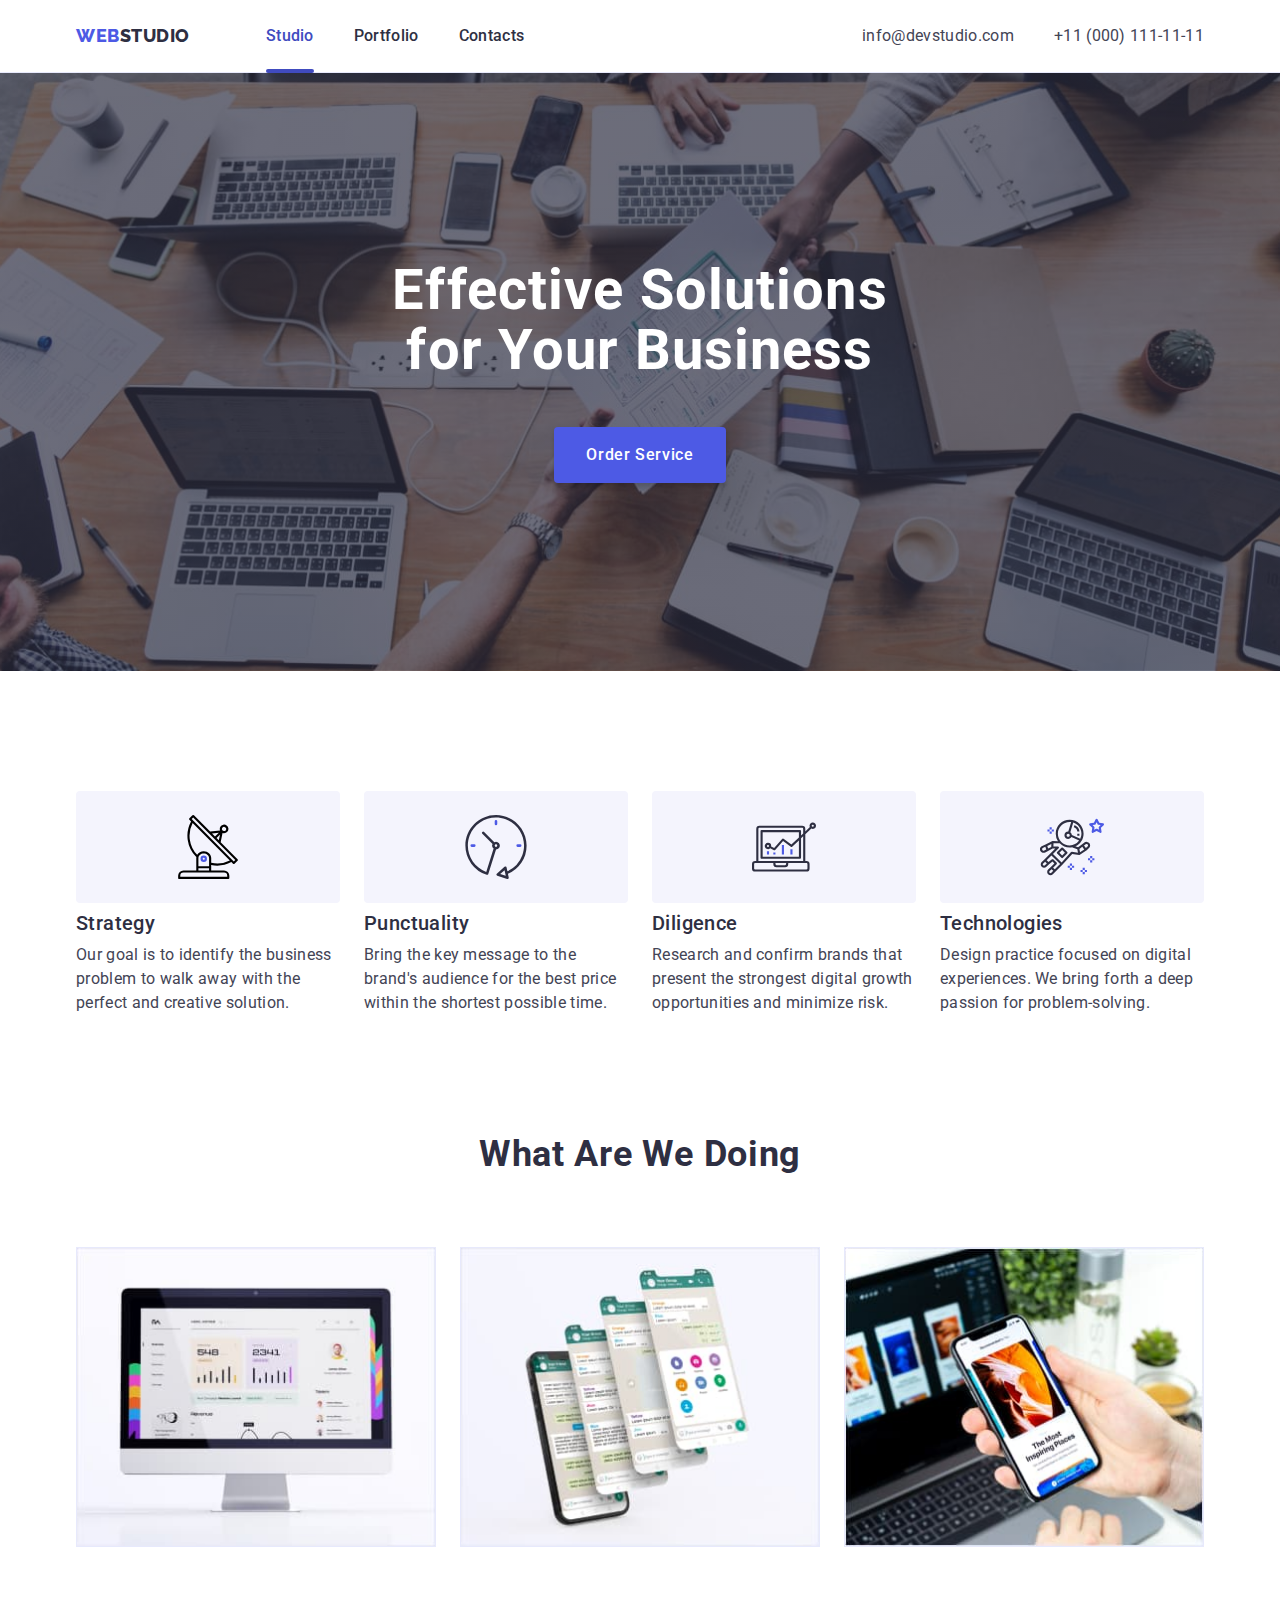
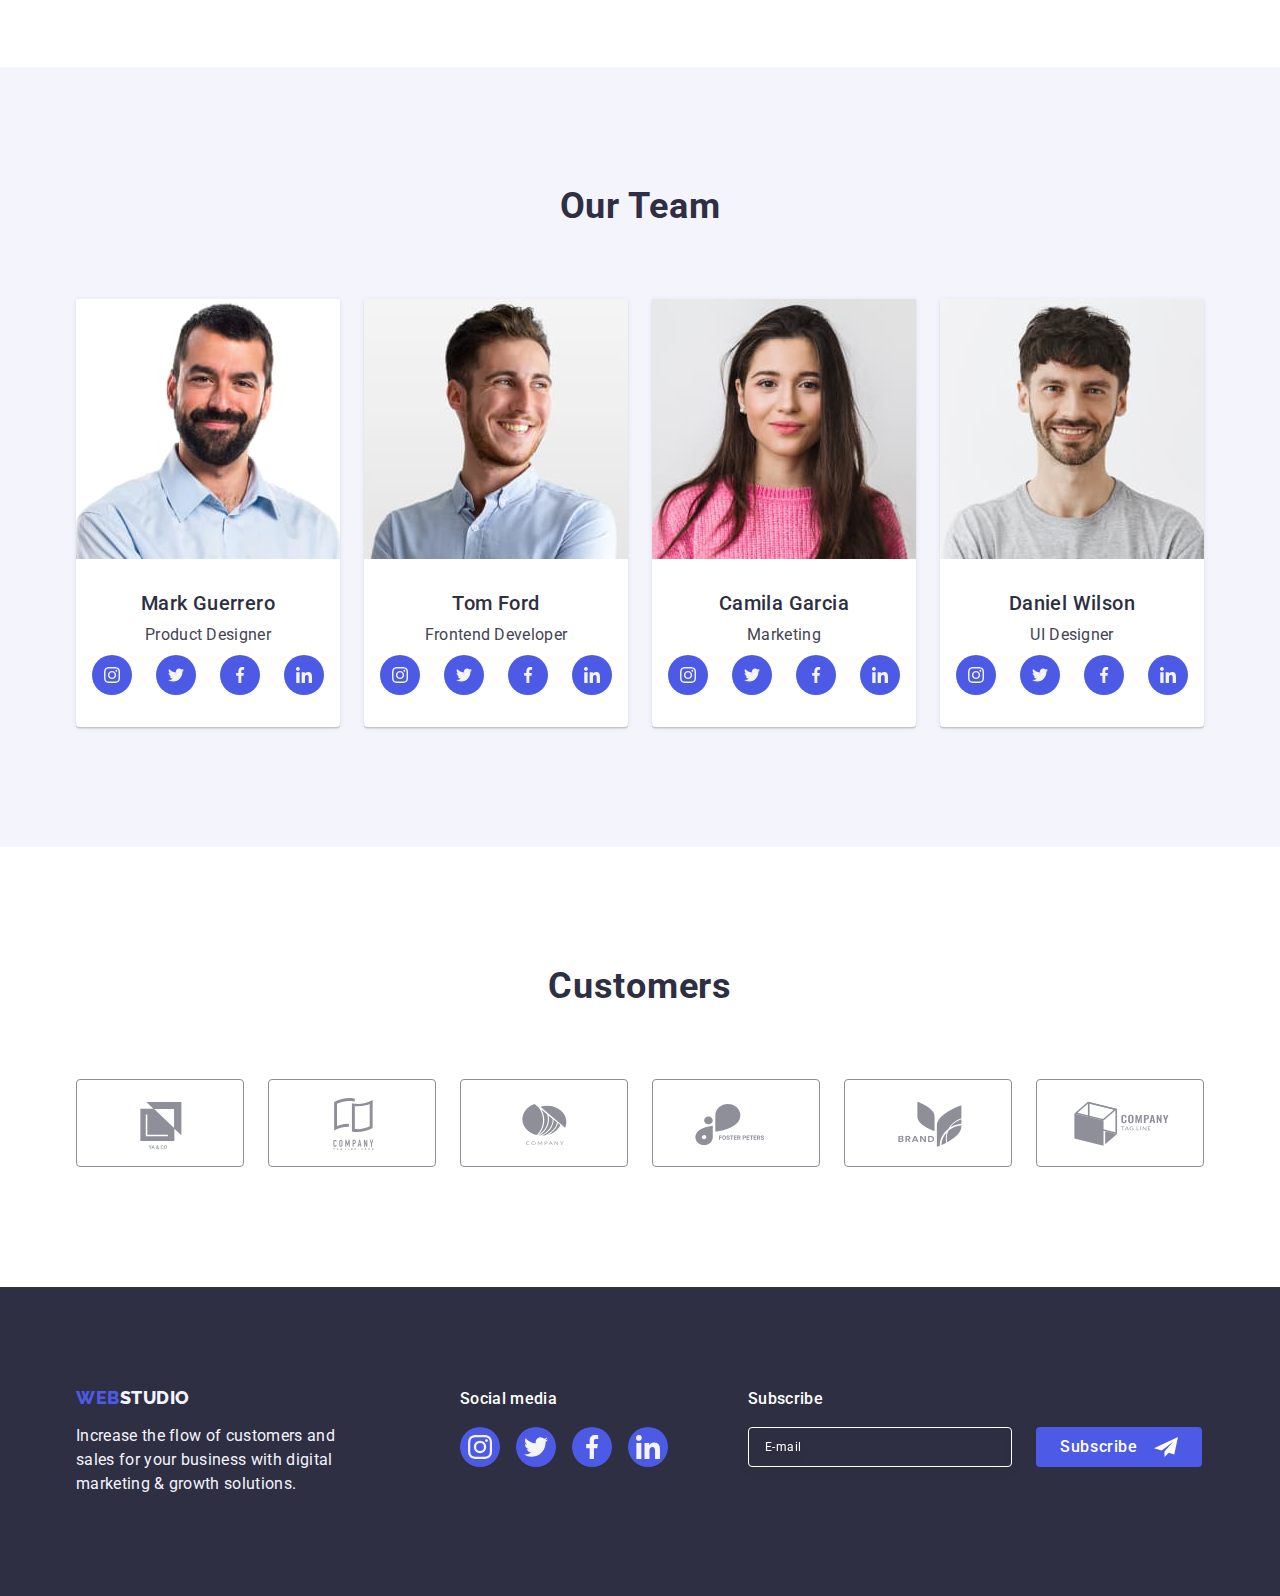
<file: index.html>
<!DOCTYPE html>
<html lang="en">
  <head>
    <meta charset="utf-8" />
    <meta
      name="description"
      content="WEBSTUDIOS description meta tag content"
    />
    <title>WEBSTUDIO</title>
    <!-- Normalize -->
    <link
      rel="stylesheet"
      href="https://cdn.jsdelivr.net/npm/modern-normalize@2.0.0/modern-normalize.min.css"
    />
    <!-- Castom styles -->

    <link
      href="https://fonts.googleapis.com/css2?family=Raleway:wght@800&family=Roboto:wght@400;500;700;900&display=swap"
      rel="stylesheet"
    />

    <!-- Fonts -->
    <link rel="stylesheet" href="./css/styles.css" />
    <link rel="preconnect" href="https://fonts.googleapis.com" />
    <link rel="preconnect" href="https://fonts.gstatic.com" crossorigin />
  </head>

  <body class="page">
    <!-- Header section -->
    <header class="header">
      <div class="header-container container">
        <nav class="header-nav">
          <a class="header-logo link" href="./index.html"
            >Web<span class="logo-other">Studio</span></a
          >
          <ul class="header-list list">
            <li>
              <a class="header-item link active" href="./index.html">Studio</a>
            </li>
            <li>
              <a class="header-item link" href="./portfolio.html">Portfolio</a>
            </li>
            <li><a class="header-item link" href="">Contacts</a></li>
          </ul>
        </nav>

        <!-- Contacts -->
        <address class="contacts">
          <ul class="contacts-list list">
            <li>
              <a class="contacts-item link" href="mailto:info@devstudio.com"
                >info@devstudio.com</a
              >
            </li>
            <li>
              <a class="contacts-item link" href="tel:+110001111111"
                >+11 (000) 111-11-11</a
              >
            </li>
          </ul>
        </address>
      </div>
    </header>

    <!-- Main block -->
    <main class="main">
      <!--Order section  -->
      <section class="section order">
        <div class="order-container container">
          <h1 class="order-title">Effective Solutions for Your Business</h1>
          <button class="order-btn" type="button" data-modal-open>
            Order Service
          </button>
        </div>
      </section>

      <!-- Benefits section-->
      <section class="section benefits">
        <div class="benefits-container container">
          <h2 class="benefits-title visually-hidden">Benefits</h2>
          <ul class="benefits-list list">
            <li class="benefits-item">
              <div class="benefats-icons-container">
                <svg class="benefits-icon" width="64" height="64">
                  <use href="./images/icons.svg#antenna"></use>
                </svg>
              </div>
              <h3 class="benefits-item-title">Strategy</h3>
              <p class="text benefits-title-par">
                Our goal is to identify the business problem to walk away with
                the perfect and creative solution.
              </p>
            </li>

            <li class="benefits-item">
              <div class="benefats-icons-container">
                <svg class="benefits-icon" width="64" height="64">
                  <use href="./images/icons.svg#clock"></use>
                </svg>
              </div>
              <h3 class="benefits-item-title">Punctuality</h3>
              <p class="text benefits-title-par">
                Bring the key message to the brand's audience for the best price
                within the shortest possible time.
              </p>
            </li>

            <li class="benefits-item">
              <div class="benefats-icons-container">
                <svg class="benefits-icon" width="64" height="64">
                  <use href="./images/icons.svg#diagram"></use>
                </svg>
              </div>
              <h3 class="benefits-item-title">Diligence</h3>
              <p class="text benefits-title-par">
                Research and confirm brands that present the strongest digital
                growth opportunities and minimize risk.
              </p>
            </li>

            <li class="benefits-item">
              <div class="benefats-icons-container">
                <svg class="benefits-icon" width="64" height="64">
                  <use href="./images/icons.svg#astronaut"></use>
                </svg>
              </div>
              <h3 class="benefits-item-title">Technologies</h3>
              <p class="text benefits-title-par">
                Design practice focused on digital experiences. We bring forth a
                deep passion for problem-solving.
              </p>
            </li>
          </ul>
        </div>
      </section>

      <!-- Working section -->
      <section class="section working">
        <div class="working-container container">
          <h2 class="title-working">What are we doing</h2>
          <ul class="working-list list">
            <li class="working-item">
              <img
                class="working-img site"
                src="./images/working/img1.jpg"
                alt="Сomputer site"
                width="360"
                height="300"
              />
            </li>

            <li class="working-item">
              <img
                class="working-img mess"
                src="./images/working/img2.jpg"
                alt="Messenger"
                width="360"
                height="300"
              />
            </li>

            <li class="working-item">
              <img
                class="working-img tel"
                src="./images/working/img3.jpg"
                alt="Telephone sites"
                width="360"
                height="300"
              />
            </li>
          </ul>
        </div>
      </section>

      <!-- Team section-->
      <section class="section team">
        <div class="team-container container">
          <h2 class="title-team">Our Team</h2>
          <ul class="team-list list card-set">
            <li class="team-item card-set-item">
              <img
                class="team-img p-designer"
                src="./images/team/img(0).jpg"
                alt="A dark-haired man with a thick black beard in a blue collared shirt"
                width="264"
                height="260"
              />
              <div class="employee">
                <h3 class="team-title">Mark Guerrero</h3>
                <p class="position">Product Designer</p>
                <ul class="network-list list">
                  <li class="network-item">
                    <a
                      class="link network-link"
                      href="https://www.instagram.com/"
                      target="_blank"
                      rel="noopener noreferrer"
                    >
                      <svg class="network-icon" width="16" height="16">
                        <use href="./images/icons.svg#instagram"></use>
                      </svg>
                    </a>
                  </li>

                  <li class="network-item">
                    <a
                      class="link network-link"
                      href="https://twitter.com/"
                      target="_blank"
                      rel="noopener noreferrer"
                    >
                      <svg class="network-icon" width="16" height="16">
                        <use href="./images/icons.svg#twitter"></use>
                      </svg>
                    </a>
                  </li>

                  <li class="network-item">
                    <a
                      class="link network-link"
                      href="https://www.facebook.com/"
                      target="_blank"
                      rel="noopener noreferrer"
                    >
                      <svg class="network-icon" width="16" height="16">
                        <use href="./images/icons.svg#facebook"></use>
                      </svg>
                    </a>
                  </li>

                  <li class="network-item">
                    <a
                      class="link network-link"
                      href="https://www.linkedin.com/"
                      target="_blank"
                      rel="noopener noreferrer"
                    >
                      <svg class="network-icon" width="16" height="16">
                        <use href="./images/icons.svg#linkedin"></use>
                      </svg>
                    </a>
                  </li>
                </ul>
              </div>
            </li>

            <li class="team-item card-set-item">
              <img
                class="team-img developer"
                src="./images/team/img(1).jpg"
                alt="smiling fair-haired man with light stubble in a blue shirt"
                width="264"
                height="260"
              />
              <div class="employee">
                <h3 class="team-title">Tom Ford</h3>
                <p class="position">Frontend Developer</p>
                <ul class="list network-list">
                  <li class="network-item">
                    <a
                      class="link network-link"
                      href="https://www.instagram.com/"
                      target="_blank"
                      rel="noopener noreferrer"
                    >
                      <svg class="network-icon" width="16" height="16">
                        <use href="./images/icons.svg#instagram"></use>
                      </svg>
                    </a>
                  </li>

                  <li class="network-item">
                    <a
                      class="link network-link"
                      href="https://twitter.com/"
                      target="_blank"
                      rel="noopener noreferrer"
                    >
                      <svg class="network-icon" width="16" height="16">
                        <use href="./images/icons.svg#twitter"></use>
                      </svg>
                    </a>
                  </li>

                  <li class="network-item">
                    <a
                      class="link network-link"
                      href="https://www.facebook.com/"
                      target="_blank"
                      rel="noopener noreferrer"
                    >
                      <svg class="network-icon" width="16" height="16">
                        <use href="./images/icons.svg#facebook"></use>
                      </svg>
                    </a>
                  </li>

                  <li class="network-item">
                    <a
                      class="link network-link"
                      href="https://www.linkedin.com/"
                      target="_blank"
                      rel="noopener noreferrer"
                    >
                      <svg class="network-icon" width="16" height="16">
                        <use href="./images/icons.svg#linkedin"></use>
                      </svg>
                    </a>
                  </li>
                </ul>
              </div>
            </li>

            <li class="team-item card-set-item">
              <img
                class="team-img marketing"
                src="./images/team/img(2).jpg"
                alt="a girl with long dark hair in a pink sweater"
                width="264"
                height="260"
              />
              <div class="employee">
                <h3 class="team-title">Camila Garcia</h3>
                <p class="position">Marketing</p>
                <ul class="list network-list">
                  <li class="network-item">
                    <a
                      class="link network-link"
                      href="https://www.instagram.com/"
                      target="_blank"
                      rel="noopener noreferrer"
                    >
                      <svg class="network-icon" width="16" height="16">
                        <use href="./images/icons.svg#instagram"></use>
                      </svg>
                    </a>
                  </li>

                  <li class="network-item">
                    <a
                      class="link network-link"
                      href="https://twitter.com/"
                      target="_blank"
                      rel="noopener noreferrer"
                    >
                      <svg class="network-icon" width="16" height="16">
                        <use href="./images/icons.svg#twitter"></use>
                      </svg>
                    </a>
                  </li>

                  <li class="network-item">
                    <a
                      class="link network-link"
                      href="https://www.facebook.com/"
                      target="_blank"
                      rel="noopener noreferrer"
                    >
                      <svg class="network-icon" width="16" height="16">
                        <use href="./images/icons.svg#facebook"></use>
                      </svg>
                    </a>
                  </li>

                  <li class="network-item">
                    <a
                      class="link network-link"
                      href="https://www.linkedin.com/"
                      target="_blank"
                      rel="noopener noreferrer"
                    >
                      <svg class="network-icon" width="16" height="16">
                        <use href="./images/icons.svg#linkedin"></use>
                      </svg>
                    </a>
                  </li>
                </ul>
              </div>
            </li>

            <li class="team-item card-set-item">
              <img
                class="team-img ui-designer"
                src="./images/team/img(3).jpg"
                alt="smiling dark-haired man in a gray t-shirt"
                width="264"
                height="260"
              />
              <div class="employee">
                <h3 class="team-title">Daniel Wilson</h3>
                <p class="position">UI Designer</p>
                <ul class="list network-list">
                  <li class="network-item">
                    <a
                      class="link network-link"
                      href="https://www.instagram.com/"
                      target="_blank"
                      rel="noopener noreferrer"
                    >
                      <svg class="network-icon" width="16" height="16">
                        <use href="./images/icons.svg#instagram"></use>
                      </svg>
                    </a>
                  </li>

                  <li class="network-item">
                    <a
                      class="link network-link"
                      href="https://twitter.com/"
                      target="_blank"
                      rel="noopener noreferrer"
                    >
                      <svg class="network-icon" width="16" height="16">
                        <use href="./images/icons.svg#twitter"></use>
                      </svg>
                    </a>
                  </li>

                  <li class="network-item">
                    <a
                      class="link network-link"
                      href="https://www.facebook.com/"
                      target="_blank"
                      rel="noopener noreferrer"
                    >
                      <svg class="network-icon" width="16" height="16">
                        <use href="./images/icons.svg#facebook"></use>
                      </svg>
                    </a>
                  </li>

                  <li class="network-item">
                    <a
                      class="link network-link"
                      href="https://www.linkedin.com/"
                      target="_blank"
                      rel="noopener noreferrer"
                    >
                      <svg class="network-icon" width="16" height="16">
                        <use href="./images/icons.svg#linkedin"></use>
                      </svg>
                    </a>
                  </li>
                </ul>
              </div>
            </li>
          </ul>
        </div>
      </section>

      <!-- customers section -->
      <section class="customers-section">
        <div class="container">
          <h2 class="customers-title">Customers</h2>
          <ul class="list customers-list">
            <li class="customers-item">
              <a
                href=""
                class="link customers-link"
                aria-label="Company YA & CO"
              >
                <svg class="customers-icon" width="104" height="56">
                  <use href="./images/icons.svg#logo0"></use>
                </svg>
              </a>
            </li>
            <li class="customers-item">
              <a
                href=""
                class="link customers-link"
                aria-label="Company TAGLINE HERE"
              >
                <svg class="customers-icon" width="104" height="56">
                  <use href="./images/icons.svg#logo1"></use>
                </svg>
              </a>
            </li>
            <li class="customers-item">
              <a
                href=""
                class="link customers-link"
                aria-label="Company COMPANY"
              >
                <svg class="customers-icon" width="104" height="56">
                  <use href="./images/icons.svg#logo2"></use>
                </svg>
              </a>
            </li>
            <li class="customers-item">
              <a
                href=""
                class="link customers-link"
                aria-label="Company FOSTER PETERS"
              >
                <svg class="customers-icon" width="104" height="56">
                  <use href="./images/icons.svg#logo3"></use>
                </svg>
              </a>
            </li>
            <li class="customers-item">
              <a href="" class="link customers-link" aria-label="Company BRAND">
                <svg class="customers-icon" width="104" height="56">
                  <use href="./images/icons.svg#logo4"></use>
                </svg>
              </a>
            </li>
            <li class="customers-item">
              <a
                href=""
                class="link customers-link"
                aria-label="Company TAG LINE"
              >
                <svg class="customers-icon" width="104" height="56">
                  <use href="./images/icons.svg#logo5"></use>
                </svg>
              </a>
            </li>
          </ul>
        </div>
      </section>
    </main>

    <!-- Footer block -->
    <footer class="footer">
      <div class="footer-container container">
        <div class="footer-logo-container">
          <a class="footer-logo link" href="./index.html"
            >Web<span class="logo-white">Studio</span></a
          >

          <!-- exhortation -->
          <p class="exhortation">
            Increase the flow of customers and sales for your business with
            digital marketing & growth solutions.
          </p>
        </div>

        <div class="footer-container-social">
          <p class="footer-network-text">Social media</p>
          <ul class="list network-list network-list-footer">
            <li class="network-item network-item-footer">
              <a
                class="link network-link network-link-footer"
                href="https://www.instagram.com/"
                target="_blank"
                rel="noopener noreferrer"
              >
                <svg class="network-icon" width="24" height="24">
                  <use href="./images/icons.svg#instagram"></use>
                </svg>
              </a>
            </li>
            <li class="network-item network-item-footer">
              <a
                class="link network-link network-link-footer"
                href="https://twitter.com/"
                target="_blank"
                rel="noopener noreferrer"
              >
                <svg class="network-icon" width="24" height="24">
                  <use href="./images/icons.svg#twitter"></use>
                </svg>
              </a>
            </li>
            <li class="network-item network-item-footer">
              <a
                class="link network-link network-link-footer"
                href="https://www.facebook.com/"
                target="_blank"
                rel="noopener noreferrer"
              >
                <svg class="network-icon" width="24" height="24">
                  <use href="./images/icons.svg#facebook"></use>
                </svg>
              </a>
            </li>
            <li class="network-item network-item-footer">
              <a
                class="link network-link network-link-footer"
                href="https://www.linkedin.com/"
                target="_blank"
                rel="noopener noreferrer"
              >
                <svg class="network-icon" width="24" height="24">
                  <use href="./images/icons.svg#linkedin"></use>
                </svg>
              </a>
            </li>
          </ul>
        </div>
        <div class="footer-right">
          <p class="footer-text-subscribe">Subscribe</p>
          <form class="footer-form" name="subscribe_form" autocomplete="off">
            <label class="footer-form-field">
              <input
                class="footer-form-input"
                type="email"
                name="user-email"
                placeholder="E-mail"
              />
            </label>
            <button class="btn foter-form-btn" type="submit">
              Subscribe
              <svg class="subscribe-form-icon" width="24" height="24">
                <use href="./images/icons.svg#subscribe"></use>
              </svg>
            </button>
          </form>
        </div>
      </div>
    </footer>

    <!-- modal window -->
    <div class="backdrop is-hidden" data-modal>
      <div class="modal">
        <button class="btn modal-btn" type="button" data-modal-close>
          <svg class="modal-icon" width="8" height="8">
            <use href="./images/icons.svg#close"></use>
          </svg>
        </button>

        <p class="modal-title">Leave your contacts and we will call you back</p>

        <form class="modal-form" name="back_form" autocomplete="on" novalidate>
          <div class="modal-container">
            <label class="modal-form-field" for="user-name">Name</label>
            <div class="modal-row modal-container">
              <input
                class="modal-form-input"
                type="text"
                name="user-name"
                id="user-name"
              />
              <svg class="modal-form-icon" width="18" height="24">
                <use href="./images/icons.svg#person"></use>
              </svg>
            </div>
          </div>

          <div class="modal-container">
            <label class="modal-form-field" for="user-phone">Phone</label>
            <div class="modal-row modal-container">
              <input
                class="modal-form-input"
                type="tel"
                name="user-phone"
                id="user-phone"
              />
              <svg class="modal-form-icon" width="18" height="24">
                <use href="./images/icons.svg#phone"></use>
              </svg>
            </div>
          </div>

          <div class="modal-container">
            <label class="modal-form-field" for="user-email">Email</label>
            <div class="modal-row modal-container">
              <input
                class="modal-form-input"
                type="email"
                name="user-email"
                id="user-email"
              />
              <svg class="modal-form-icon" width="18" height="24">
                <use href="./images/icons.svg#email"></use>
              </svg>
            </div>
          </div>

          <div class="modal-container comment-container">
            <label class="modal-form-field" for="user-comment">Comment</label>
            <textarea
              class="modal-form-comment"
              name="user-comment"
              id="user-comment"
              rows="6"
              placeholder="Text input"
            ></textarea>
          </div>

          <div class="modal_container modal_container_agreement">
            <input
              class="modal-form-checkbox visually-hidden"
              id="user-privacy"
              type="checkbox"
              value="true"
              name="user-privacy"
            />
            <label class="modal-form-agreement" for="user-privacy">
              <span class="modal-form-custom-checkbox">
                <svg class="modal-form-checkbox-icon" width="10" height="8">
                  <use href="./images/icons.svg#click"></use>
                </svg>
              </span>
              I accept the terms and conditions of the
              <a class="modal-form-link" href="#">Privacy Policy</a>
            </label>
          </div>

          <button class="order-btn form-btn" type="submit">Send</button>
        </form>
      </div>
    </div>
    <script src="./js/modal.js"></script>
  </body>
</html>
</file>
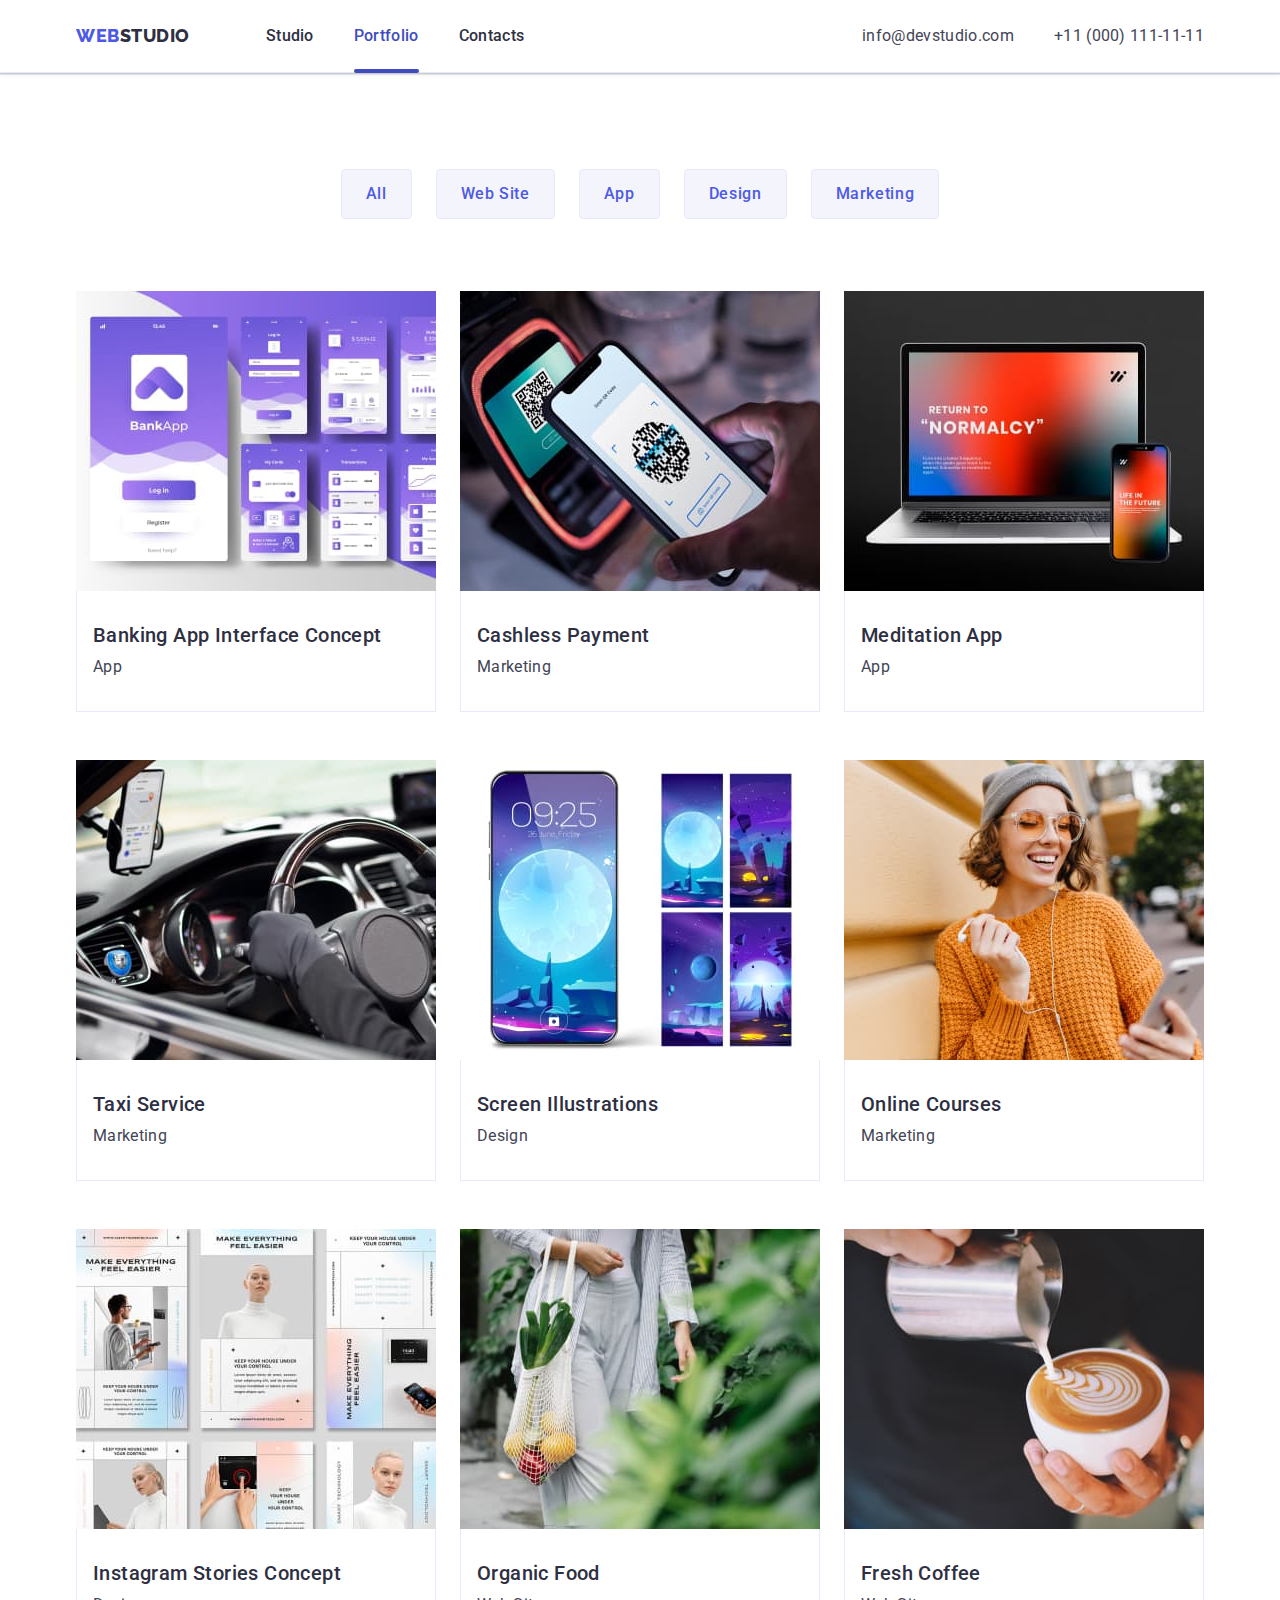
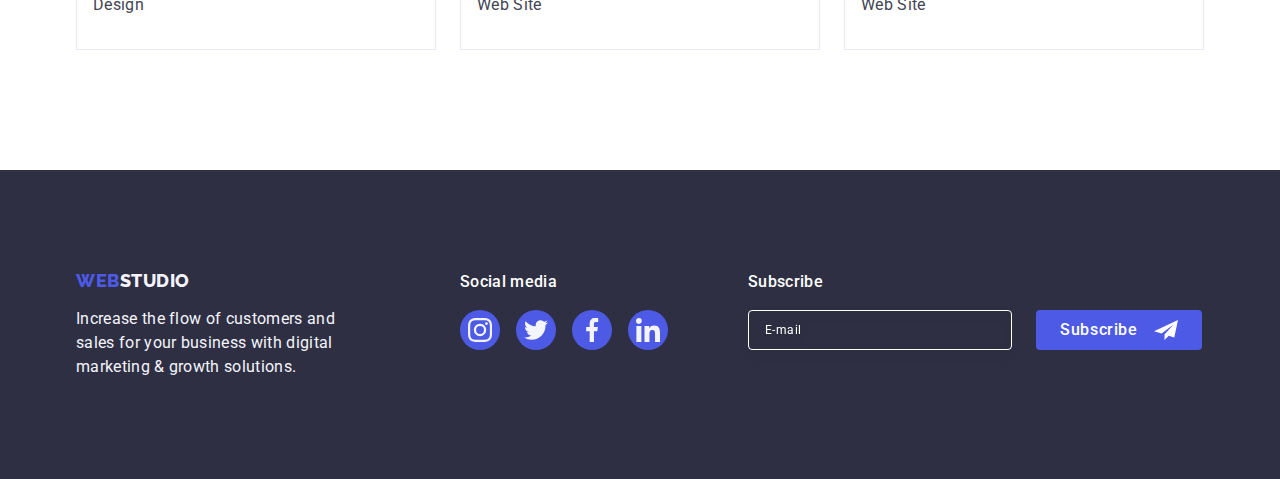
<file: portfolio.html>
<!DOCTYPE html>
<html lang="en">
  <head>
    <meta charset="utf-8" />
    <meta name="description" content="WEBSTUDIOS Portfolio" />
    <title>Portfolio</title>
    <!-- Normalize -->
    <link
      rel="stylesheet"
      href="https://cdn.jsdelivr.net/npm/modern-normalize@2.0.0/modern-normalize.min.css"
    />
    <link rel="stylesheet" href="./css/styles.css" />
    <link rel="preconnect" href="https://fonts.googleapis.com" />
    <link rel="preconnect" href="https://fonts.gstatic.com" crossorigin />
    <link
      href="https://fonts.googleapis.com/css2?family=Raleway:wght@800&family=Roboto:wght@400;500;700;900&display=swap"
      rel="stylesheet"
    />
  </head>

  <body class="page">
    <!-- Header section -->
    <header class="header">
      <div class="header-container container">
        <nav class="header-nav">
          <a class="header-logo link" href="./index.html"
            >Web<span class="logo-other">Studio</span></a
          >
          <ul class="header-list list">
            <li><a class="header-item link" href="./index.html">Studio</a></li>
            <li>
              <a class="header-item link active" href="./portfolio.html"
                >Portfolio</a
              >
            </li>
            <li><a class="header-item link" href="">Contacts</a></li>
          </ul>
        </nav>

        <!-- Contacts -->
        <address class="contacts">
          <ul class="contacts-list list">
            <li>
              <a class="contacts-item link" href="mailto:info@devstudio.com"
                >info@devstudio.com</a
              >
            </li>
            <li>
              <a class="contacts-item link" href="tel:+110001111111"
                >+11 (000) 111-11-11</a
              >
            </li>
          </ul>
        </address>
      </div>
    </header>

    <!-- main block -->
    <main>
      <section class="section-portfolio">
        <div class="container">
          <h1 class="visually-hidden">Completed projects</h1>
          <ul class="list-kind card-set">
            <li>
              <button class="portfolio-btn card-set-item" type="button">
                All
              </button>
            </li>
            <li>
              <button class="portfolio-btn card-set-item" type="button">
                Web Site
              </button>
            </li>
            <li>
              <button class="portfolio-btn card-set-item" type="button">
                App
              </button>
            </li>
            <li>
              <button class="portfolio-btn card-set-item" type="button">
                Design
              </button>
            </li>
            <li>
              <button class="portfolio-btn card-set-item" type="button">
                Marketing
              </button>
            </li>
          </ul>

          <ul class="list card card-set">
            <li class="card-set-item portfolio-item">
              <a href="" class="portfolio-link link">
                <div class="portfolio-overlay">
                  <!-- <div class="portfolio-wrapper"> -->
                  <img
                    class="portfolio-project-image"
                    src="./images/portfolio/img4.jpg"
                    alt="Banking App Interface Concept"
                    width="360"
                    height="300"
                  />
                  <!-- </div> -->
                  <!-- <div class="overlay"> -->
                  <p class="overlay-text">
                    14 Stylish and User-Friendly App Design Concepts · Task
                    Manager App · Calorie Tracker App · Exotic Fruit Ecommerce
                    App · Cloud Storage App
                  </p>
                  <!-- </div> -->
                </div>
                <div class="card-border">
                  <h2 class="project-name">Banking App Interface Concept</h2>
                  <p class="scope-project">App</p>
                </div>
              </a>
            </li>

            <li class="card-set-item portfolio-item">
              <a class="portfolio-link link" href="">
                <div class="portfolio-overlay">
                  <!-- <div class="portfolio-wrapper"> -->
                  <img
                    src="./images/portfolio/img5.jpg"
                    alt="payment by phone"
                    width="360"
                    height="300"
                  />
                  <!-- </div> -->
                  <!-- <div class="overlay"> -->
                  <p class="overlay-text">
                    14 Stylish and User-Friendly App Design Concepts · Task
                    Manager App · Calorie Tracker App · Exotic Fruit Ecommerce
                    App · Cloud Storage App
                  </p>
                  <!-- </div> -->
                </div>
                <div class="card-border">
                  <h2 class="project-name">Cashless Payment</h2>
                  <p class="scope-project">Marketing</p>
                </div>
              </a>
            </li>

            <li class="card-set-item portfolio-item">
              <a class="portfolio-link link" href="">
                <div class="portfolio-overlay">
                  <!-- <div class="portfolio-wrapper"> -->
                  <img
                    src="./images/portfolio/img6.jpg"
                    alt="the interface of the App for meditation on a smartphone and phone"
                    width="360"
                    height="300"
                  />
                  <!-- </div> -->
                  <!-- <div class="overlay"> -->
                  <p class="overlay-text">
                    14 Stylish and User-Friendly App Design Concepts · Task
                    Manager App · Calorie Tracker App · Exotic Fruit Ecommerce
                    App · Cloud Storage App
                  </p>
                  <!-- </div> -->
                </div>
                <div class="card-border">
                  <h2 class="project-name">Meditation App</h2>
                  <p class="scope-project">App</p>
                </div>
              </a>
            </li>

            <li class="card-set-item portfolio-item">
              <a class="portfolio-link link" href="">
                <div class="portfolio-overlay">
                  <!-- <div class="portfolio-wrapper"> -->
                  <img
                    src="./images/portfolio/img7.jpg"
                    alt="hands in black gloves hold the steering wheel of the car"
                    width="360"
                    height="300"
                  />
                  <!-- </div> -->
                  <!-- <div class="overlay"> -->
                  <p class="overlay-text">
                    14 Stylish and User-Friendly App Design Concepts · Task
                    Manager App · Calorie Tracker App · Exotic Fruit Ecommerce
                    App · Cloud Storage App
                  </p>
                  <!-- </div> -->
                </div>
                <div class="card-border">
                  <h2 class="project-name">Taxi Service</h2>
                  <p class="scope-project">Marketing</p>
                </div>
              </a>
            </li>

            <li class="card-set-item portfolio-item">
              <a class="portfolio-link link" href="">
                <div class="portfolio-overlay">
                  <!-- <div class="portfolio-wrapper"> -->
                  <img
                    src="./images/portfolio/img8.jpg"
                    alt="background image on the smartphone screen with the moon and different variations of this image"
                    width="360"
                    height="300"
                  />

                  <p class="overlay-text">
                    14 Stylish and User-Friendly App Design Concepts · Task
                    Manager App · Calorie Tracker App · Exotic Fruit Ecommerce
                    App · Cloud Storage App
                  </p>
                </div>
                <div class="card-border">
                  <h2 class="project-name">Screen Illustrations</h2>
                  <p class="scope-project">Design</p>
                </div>
              </a>
            </li>

            <li class="card-set-item portfolio-item">
              <a class="portfolio-link link" href="">
                <div class="portfolio-overlay">
                  <img
                    src="./images/portfolio/img9.jpg"
                    alt="a girl in a yellow sweater is smiling and listening to online courses in headphones using a smartphone"
                    width="360"
                    height="300"
                  />

                  <p class="overlay-text">
                    14 Stylish and User-Friendly App Design Concepts · Task
                    Manager App · Calorie Tracker App · Exotic Fruit Ecommerce
                    App · Cloud Storage App
                  </p>
                </div>
                <div class="card-border">
                  <h2 class="project-name">Online Courses</h2>
                  <p class="scope-project">Marketing</p>
                </div>
              </a>
            </li>

            <li class="card-set-item portfolio-item">
              <a class="portfolio-link link" href="">
                <div class="portfolio-overlay">
                  <img
                    src="./images/portfolio/img10.jpg"
                    alt="several options for posts on Instagram"
                    width="360"
                    height="300"
                  />

                  <p class="overlay-text">
                    14 Stylish and User-Friendly App Design Concepts · Task
                    Manager App · Calorie Tracker App · Exotic Fruit Ecommerce
                    App · Cloud Storage App
                  </p>
                </div>
                <div class="card-border">
                  <h2 class="project-name">Instagram Stories Concept</h2>
                  <p class="scope-project">Design</p>
                </div>
              </a>
            </li>

            <li class="card-set-item portfolio-item">
              <a class="portfolio-link link" href="">
                <div class="portfolio-overlay">
                  <img
                    src="./images/portfolio/img11.jpg"
                    alt="a woman carries vegetables in a bag in the form of a net"
                    width="360"
                    height="300"
                  />

                  <p class="overlay-text">
                    14 Stylish and User-Friendly App Design Concepts · Task
                    Manager App · Calorie Tracker App · Exotic Fruit Ecommerce
                    App · Cloud Storage App
                  </p>
                </div>
                <div class="card-border">
                  <h2 class="project-name">Organic Food</h2>
                  <p class="scope-project">Web Site</p>
                </div>
              </a>
            </li>

            <li class="card-set-item portfolio-item">
              <a class="portfolio-link link" href="">
                <div class="portfolio-overlay">
                  <img
                    src="./images/portfolio/img12.jpg"
                    alt="making coffee"
                    width="360"
                    height="300"
                  />

                  <p class="overlay-text">
                    14 Stylish and User-Friendly App Design Concepts · Task
                    Manager App · Calorie Tracker App · Exotic Fruit Ecommerce
                    App · Cloud Storage App
                  </p>
                </div>
                <div class="card-border">
                  <h2 class="project-name">Fresh Coffee</h2>
                  <p class="scope-project">Web Site</p>
                </div>
              </a>
            </li>
          </ul>
        </div>
      </section>
    </main>

    <!-- Footer block -->
    <footer class="footer">
      <div class="footer-container container">
        <div class="footer-logo-container">
          <a class="footer-logo link" href="./index.html"
            >Web<span class="logo-white">Studio</span></a
          >

          <!-- exhortation -->
          <p class="exhortation">
            Increase the flow of customers and sales for your business with
            digital marketing & growth solutions.
          </p>
        </div>

        <div class="footer-container-social">
          <p class="footer-network-text">Social media</p>
          <ul class="list network-list network-list-footer">
            <li class="network-item network-item-footer">
              <a
                class="link network-link network-link-footer"
                href="https://www.instagram.com/"
                target="_blank"
                rel="noopener noreferrer"
              >
                <svg class="network-icon" width="24" height="24">
                  <use href="./images/icons.svg#instagram"></use>
                </svg>
              </a>
            </li>
            <li class="network-item network-item-footer">
              <a
                class="link network-link network-link-footer"
                href="https://twitter.com/"
                target="_blank"
                rel="noopener noreferrer"
              >
                <svg class="network-icon" width="24" height="24">
                  <use href="./images/icons.svg#twitter"></use>
                </svg>
              </a>
            </li>
            <li class="network-item network-item-footer">
              <a
                class="link network-link network-link-footer"
                href="https://www.facebook.com/"
                target="_blank"
                rel="noopener noreferrer"
              >
                <svg class="network-icon" width="24" height="24">
                  <use href="./images/icons.svg#facebook"></use>
                </svg>
              </a>
            </li>
            <li class="network-item network-item-footer">
              <a
                class="link network-link network-link-footer"
                href="https://www.linkedin.com/"
                target="_blank"
                rel="noopener noreferrer"
              >
                <svg class="network-icon" width="24" height="24">
                  <use href="./images/icons.svg#linkedin"></use>
                </svg>
              </a>
            </li>
          </ul>
        </div>
        <div class="footer-right">
          <p class="footer-text-subscribe">Subscribe</p>
          <form class="footer-form" name="subscribe_form" autocomplete="off">
            <label class="footer-form-field">
              <input
                class="footer-form-input"
                type="email"
                name="user-email"
                placeholder="E-mail"
              />
            </label>
            <button class="btn foter-form-btn" type="submit">
              Subscribe
              <svg class="subscribe-form-icon" width="24" height="24">
                <use href="./images/icons.svg#subscribe"></use>
              </svg>
            </button>
          </form>
        </div>
      </div>
    </footer>
  </body>
</html>
</file>
<file: css/styles.css>
:root {
  --white: #fff;
  --navyblue: #2e2f42;
  --slate: #434455;
  --iris: #4d5ae5;
  --ocean: #404bbf;
  --cloud: #f4f4fd;
  --cornflower: #e7e9fc;
  --items: 3;
  --indent-column: 24px;
  --indent-row: 48px;

  --icon-color: #8e8f99;
  --icon-hover-color: #404bbf;
  --light-green-icon: #31d0aa;
}

.page {
  font-family: 'Roboto', sans-serif;
  background-color: var(--white);
  color: var(--slate);
}

*,
*::before,
*::after {
  box-sizing: border-box;
}

.visually-hidden {
  position: absolute;
  width: 1px;
  height: 1px;
  margin: -1px;
  border: 0;
  padding: 0;

  white-space: nowrap;
  clip-path: inset(100%);
  clip: rect(0 0 0 0);
  overflow: hidden;
}
/* Reset */

.link {
  text-decoration: none;
  color: currentColor;
  font-style: normal;
}

.list {
  list-style: none;
}

h1,
h2,
h3,
h4,
h5,
p {
  margin: 0;
}

ul,
ol {
  list-style: none;
  margin: 0;
  padding: 0;
}

a {
  text-decoration: none;
  color: currentColor;
}

img {
  display: block;
}

button {
  font-family: inherit;
  cursor: pointer;
}

.section {
}

.container {
  width: 1158px;
  margin-left: auto;
  margin-right: auto;
  padding-left: 15px;
  padding-right: 15px;

  /* outline: 2px solid red; */
  /* outline-offset: -2px; */
}

/* Flexbox grid */
.card-set {
  display: flex;
  flex-wrap: wrap;
  gap: var(--indent-row) var(--indent-column);
}

card-set-item {
  width: calc((100% - 48px) / 3);
}
/* HEADER */

.header {
  border-bottom: 1px solid var(--cornflower);
  box-shadow: 0px 2px 1px rgba(46, 47, 66, 0.08),
    0px 1px 1px rgba(46, 47, 66, 0.16), 0px 1px 6px rgba(46, 47, 66, 0.08);
}

.header-container {
  display: flex;
  justify-content: space-between;
}

.header-nav {
  display: flex;
  align-items: center;
}

.header-logo {
  color: var(--iris);
  font-size: 18px;
  font-family: 'Raleway', sans-serif;
  font-weight: 800;
  line-height: 1.17;
  letter-spacing: 0.54px;
  text-transform: uppercase;

  margin-right: 76px;
}

.logo-other {
  color: var(--navyblue);
}

.header-list {
  display: flex;
  gap: 40px;
}

.header-item {
  font-weight: 500;
  line-height: 1.5;
  letter-spacing: 0.02em;
  color: var(--navyblue);
  display: block;
  padding: 24px 0;
  transition: color 250ms cubic-bezier(0.4, 0, 0.2, 1);
  position: relative;
}

.header-item:hover,
.header-item:focus {
  color: var(--ocean);
}

.active {
  color: var(--icon-hover-color);
}

.header-item.active::after {
  content: '';
  position: absolute;
  bottom: -1px;
  left: 0;

  display: block;
  width: 100%;
  height: 4px;
  border-radius: 2px;
  background-color: var(--ocean);
}

.contacts {
  font-style: normal;
}

.contacts-list {
  display: flex;
  gap: 40px;
}

.contacts-item {
  line-height: 1.5;
  letter-spacing: 0.02em;

  display: block;
  padding: 24px 0;

  transition: color 250ms cubic-bezier(0.4, 0, 0.2, 1);
}

.contacts-item:hover,
.contacts-item:focus {
  color: var(--ocean);
}

/* MAIN */
.main {
}

.section {
}

.order {
  background-color: var(--navyblue);
  font-family: 'Roboto', sans-serif;
  font-size: 16px;
  line-height: 1.5;
  letter-spacing: 0.04em;

  max-width: 1440px;

  padding-top: 188px;
  padding-bottom: 188px;

  background-image: linear-gradient(
      to bottom,
      rgba(46, 47, 66, 0.7),
      rgba(46, 47, 66, 0.7)
    ),
    url(../images/order/people-office.jpg);
  background-repeat: no-repeat;
  background-position: center;
  background-size: cover;
  margin: 0 auto;
}

.order-title {
  color: var(--white);
  text-align: center;
  font-size: 56px;
  line-height: 1.07;
  letter-spacing: 1.12px;

  max-width: 496px;
  margin: 0 auto;
  margin-bottom: 46px;
}

.order-btn {
  background: var(--iris);
  color: var(--white);
  font-family: 'Roboto', sans-serif;
  font-weight: 500;
  font-size: 16px;
  line-height: 1.5;
  letter-spacing: 0.04em;
  min-width: 169px;
  height: 56px;
  border: none;

  display: block;
  margin: 0 auto;
  padding: 16px 32px;
  border-radius: 4px;
  background: var(--iris);
  box-shadow: 0px 4px 4px 0px rgba(0, 0, 0, 0.15);

  transition: background-color 250ms cubic-bezier(0.4, 0, 0.2, 1);
}

.order-btn:hover,
.order-btn:focus {
  background-color: var(--ocean);
}

/* benefits section */
.benefits {
  padding: 120px 0;
}

.benefits-title {
  font-size: 36px;
  line-height: 1.11;
  text-align: center;
  color: var(--navyblue);
}

.benefits-list {
  display: flex;
  justify-content: space-between;
  margin: 0 auto;
  gap: 24px;
}

.benefits-item {
  width: 264px;
  flex-basis: calc((100% - 72px) / 4);
}

.benefats-icons-container {
  display: flex;
  justify-content: center;
  align-items: center;
  margin-bottom: 8px;

  width: 264px;
  height: 112px;

  background-color: var(--cloud);
  border-radius: 4px;
}

.benefits-icon {
}

.benefits-item-title {
  font-size: 20px;
  font-weight: 500;
  line-height: 1.2;
  letter-spacing: 0.4px;
  color: var(--navyblue);
  margin-bottom: 8px;
}

.text {
  color: var(--slate);
  line-height: 1.5;
  letter-spacing: 0.32px;
  font-size: 16px;
}

.benefits-title-par {
  font-size: 16px;
  line-height: 1.5;
  letter-spacing: 0.02em;
  color: var(--slate);
}

/* working section */
.working {
  font-size: 36px;
  line-height: 1.11;
  text-align: center;
  letter-spacing: 0.02em;
  padding-bottom: 120px;
}

.title-working {
  font-size: 36px;
  text-transform: capitalize;
  letter-spacing: 0.02em;
  color: var(--navyblue);
  margin-bottom: 72px;
}

.working-list {
  display: flex;
  gap: 24px;
}

.working-item {
  flex-basis: calc((100% - 48) / 3);
}

.working-img {
  border: 1px solid var(--cornflower);
}

.site {
}

.mess {
}

.tel {
}

/* team section */

.team {
  padding: 120px 0;
  background-color: var(--cloud);
}

.title-team {
  font-size: 36px;
  line-height: 1.11;
  text-align: center;
  letter-spacing: 0.02em;
  color: var(--navyblue);
  margin-bottom: 72px;
}

.team-list {
  display: flex;
  gap: 24px;
}

.team-item {
  background-color: var(--white);
  border-radius: 0px 0px 4px 4px;
  flex-basis: calc((100% - 72) / 4);
  box-shadow: 0px 1px 6px rgba(46, 47, 66, 0.08),
    0px 1px 1px rgba(46, 47, 66, 0.16), 0px 2px 1px rgba(46, 47, 66, 0.08);
}

.team-img {
}

.network-list {
  display: flex;
  gap: 24px;
  justify-content: center;
  align-items: center;
}
.network-item {
  display: flex;
  justify-content: center;
  align-items: center;
  width: 40px;
  height: 40px;
}

.network-link {
  display: flex;
  justify-content: center;
  align-items: center;
  width: 100%;
  height: 100%;
  background-color: var(--iris);
  border-radius: 50%;

  transition: background-color 250ms cubic-bezier(0.4, 0, 0.2, 1);
}

.network-link:hover,
.network-link:focus {
  background-color: var(--ocean);
}

.network-icon {
  fill: var(--cloud);
}

.employee {
  padding: 32px 0;
}

.p-designer {
}

.team-title {
  font-size: 20px;
  font-weight: 500;
  line-height: 1.2;
  letter-spacing: 0.4px;
  color: var(--navyblue);
  text-align: center;
}

.position {
  color: var(--slate);
  line-height: 1.5;
  letter-spacing: 0.32px;
  font-size: 16px;
  letter-spacing: 0.02em;
  text-align: center;
  margin: 8px auto;
}

.developer {
}

.marketing {
}

.ui-designer {
}

/* customers section */
.customers-section {
  padding-top: 120px;
  padding-bottom: 120px;
}

.customers-title {
  color: var(--navyblue);
  text-align: center;
  font-size: 36px;
  font-weight: 700;
  line-height: 1.11;
  letter-spacing: 0.72px;
  text-transform: capitalize;
  margin-bottom: 72px;
}

.customers-list {
  display: flex;
  justify-content: center;
  gap: 24px;
}

.customers-item {
}

.customers-link {
  display: flex;
  justify-content: center;
  align-items: center;

  width: 168px;
  height: 88px;
  color: var(--icon-color);

  border: 1px solid var(--icon-color);
  border-radius: 4px;

  transition: border-color 250ms cubic-bezier(0.4, 0, 0.2, 1),
    color 250ms cubic-bezier(0.4, 0, 0.2, 1);
}

.customers-link:hover .customers-icon {
  color: var(--icon-hover-color);
}

.customers-link:focus .customers-icon {
  color: var(--icon-hover-color);
}

.customers-link:hover,
.customers-link:focus {
  border-color: var(--icon-hover-color);
  color: var(--ocean);
}

.customers-icon {
  fill: currentColor;
}

/* footer */

.footer {
  background-color: var(--navyblue);
  padding-top: 100px;
  padding-bottom: 100px;
}

.footer-container {
  display: flex;
  align-items: baseline;
}

.footer-logo {
  font-family: 'Raleway', sans-serif;
  font-size: 18px;
  font-weight: 800;
  line-height: 1.17;
  letter-spacing: 0.54px;
  text-transform: uppercase;
  color: var(--iris);
  display: inline-block;
  margin-bottom: 16px;
}

.logo-white {
  color: var(--cloud);
}

.exhortation {
  color: var(--cloud);
  line-height: 1.5;
  letter-spacing: 0.32px;
  width: 264px;
}

.footer-container-social {
}

.footer-network-text {
  letter-spacing: 0.32px;
  color: var(--white);
  margin-bottom: 16px;
  font-weight: 500;
  line-height: 1.5;
}

.network-link-footer:hover,
.network-link-footer:focus {
  background-color: var(--light-green-icon);
}

.network-icon {
  fill: var(--cloud);
}

.footer-logo-container {
  margin-right: 120px;
}

.network-list-footer {
  gap: 16px;
}

/* footer-form */
.footer-right {
  margin-left: 80px;
}

.footer-text-subscribe {
  color: var(--white);
  font-size: 16px;
  font-weight: 500;
  line-height: 1.5;
  letter-spacing: 0.32px;

  margin-bottom: 16px;
}

.footer-form {
  display: flex;
  gap: 24px;
}

.footer-form-field {
  position: relative;
  display: block;
}

.footer-form-input {
  width: 264px;
  height: 40px;
  padding: 8px 16px;

  font-size: 12px;
  color: var(--white);
  line-height: 1.5;
  letter-spacing: 0.04em;

  border-radius: 4px;
  border: 1px solid var(--white);
  filter: drop-shadow(0px 4px 4px rgba(0, 0, 0, 0.15));
  background-color: transparent;

  transition: border-color 250ms cubic-bezier(0.4, 0, 0.2, 1);
}

.footer-form-input:focus {
  border-color: var(--iris);
}

.footer-form-input::placeholder {
  opacity: 1;
  transition: opacity 250ms cubic-bezier(0.4, 0, 0.2, 1);

  color: var(--white);
  font-size: 12px;
  font-weight: 400;
  line-height: 2;
  letter-spacing: 0.48px;
}

.footer-form-input:focus::placeholder {
  opacity: 0;
}

.foter-form-btn {
  display: inline-flex;
  padding: 8px 24px;
  justify-content: center;
  align-items: center;
  min-width: 165px;

  border-radius: 4px;
  background: var(--iris);
  border: none;

  color: var(--white);
  text-align: center;
  font-size: 16px;
  font-weight: 500;
  line-height: 1.5;
  letter-spacing: 0.64px;

  transition: background-color 250ms cubic-bezier(0.4, 0, 0.2, 1);
}

.foter-form-btn:hover,
.foter-form-btn:focus {
  background-color: var(--ocean);
}

.subscribe-form-icon {
  margin-left: 16px;
}

/* PORTFOLIO */
.portfolio-btn {
  font-family: 'Roboto', sans-serif;
  font-size: 16px;
  letter-spacing: 0.04em;
  background-color: var(--cloud);
  color: var(--iris);
  text-align: center;
  font-weight: 500;
  line-height: 1.5;
  letter-spacing: 0.64px;

  transition: color 250ms cubic-bezier(0.4, 0, 0.2, 1),
    background-color 250ms cubic-bezier(0.4, 0, 0.2, 1),
    border-color 250ms cubic-bezier(0.4, 0, 0.2, 1),
    box-shadow 250ms cubic-bezier(0.4, 0, 0.2, 1);
}

.portfolio-btn:hover,
.portfolio-btn:focus {
  background-color: var(--ocean);
  color: var(--white);
  border: 1px solid transparent;
  box-shadow: 0px 3px 1px rgba(0, 0, 0, 0.1), 0px 2px 1px rgba(0, 0, 0, 0.08),
    0px 2px 2px rgba(0, 0, 0, 0.12);
}

.portfolio-link {
  display: block;
  transition: box-shadow 250ms cubic-bezier(0.4, 0, 0.2, 1);
}

.portfolio-link:hover {
  box-shadow: 0px 1px 6px rgba(46, 47, 66, 0.08),
    0px 1px 1px rgba(46, 47, 66, 0.16), 0px 2px 1px rgba(46, 47, 66, 0.08);
  transform: translateY(0%);
}

.portfolio-link:hover.project-name {
  font-weight: 500;
  font-size: 20px;
  line-height: 1.2;
  letter-spacing: 0.02em;
  color: var(--navyblue);
  margin-bottom: 8px;
  transform: translateY(0%);
}

.scope-project {
  font-size: 16px;
  line-height: 1.5;
  letter-spacing: 0.02em;
  color: var(--slate);
}

.card-border {
  padding: 32px 16px;
  border: 1px solid var(--cornflower);
  border-top: none;
}

.btns-portfolio {
  padding-top: 96px;
  padding-bottom: 72px;
  justify-content: center;
}

.project-name {
  color: var(--navyblue);
  font-size: 20px;
  font-weight: 500;
  line-height: 1.2;
  letter-spacing: 0.4px;
  margin-bottom: 8px;
}

.portfolio-btn {
  border-radius: 4px;
  border: 1px solid var(--cornflower);
  display: block;
  margin: 0 auto;
  justify-content: center;
  padding: 12px 24px;
}

.portfolio-item {
  transition: box-shadow 250ms cubic-bezier(0.4, 0, 0.2, 1);
}

.portfolio-item:hover,
.portfolio-item:focus {
  border: 1px solid var(--cloud);
  background-color: var(--white);
  box-shadow: 0px 2px 1px 0px rgba(46, 47, 66, 0.08),
    0px 1px 1px 0px rgba(46, 47, 66, 0.16),
    0px 1px 6px 0px rgba(46, 47, 66, 0.08);
  border: initial;
}

/* overlay */
.portfolio-overlay {
  position: relative;
  overflow: hidden;
}

.overlay-text {
  font-weight: 400;
  letter-spacing: 0.02em;
  font-size: 16px;
  line-height: 1.5;

  color: var(--cloud);
  position: absolute;
  top: 0;

  padding: 40px 32px;

  background-color: var(--iris);
  height: 100%;
  width: 100%;
  transform: translateY(100%);
  transition: transform 250ms cubic-bezier(0.4, 0, 0.2, 1);
}

.overlay {
  position: absolute;
  top: 0;
  left: 0;
  transform: translateY(100%);
  transition: transform 250ms cubic-bezier(0.4, 0, 0.2, 1);

  width: 100%;
  height: 100%;
  background-color: var(--iris);
  padding: 40px 32px 164px 32px;
}

.portfolio-item:hover .overlay-text {
  transform: translateY(0);
}

.projects-container {
  padding-bottom: 120px;
}

.section-portfolio {
  padding-top: 96px;
  padding-bottom: 120px;
}

.list-kind {
  display: flex;
  justify-content: center;
  gap: 24px;
  margin-bottom: 72px;
}

.card {
  display: flex;
  flex-wrap: wrap;
  row-gap: 48px;
}

/* modal window styles */
.backdrop {
  position: fixed;
  top: 0;
  left: 0;

  width: 100%;
  height: 100%;
  background-color: rgba(46, 47, 66, 0.4);

  transition: opacity 250ms cubic-bezier(0.4, 0, 0.2, 1),
    visibility 250ms cubic-bezier(0.4, 0, 0.2, 1);
}

.backdrop.is-hidden {
  opacity: 0;
  visibility: hidden;
  pointer-events: none;
}

.modal {
  position: absolute;
  top: 50%;
  left: 50%;

  padding: 72px 24px 24px 24px;

  width: 408px;
  min-height: 584px;
  border-radius: 4px;
  background-color: #fcfcfc;
  box-shadow: 0px 2px 1px 0px rgba(0, 0, 0, 0.2),
    0px 1px 3px 0px rgba(0, 0, 0, 0.12), 0px 1px 1px 0px rgba(0, 0, 0, 0.14);

  transform: translate(-50%, -50%) scale(1);
  transition: transform 250ms cubic-bezier(0.4, 0, 0.2, 1);
}

.backdrop.is-hidden .modal {
  opacity: 0;
  transform: translateX(-50%) translateY(-50%);
}

.modal-btn {
  display: flex;
  align-items: center;
  justify-content: center;
  position: absolute;
  top: 24px;
  right: 24px;

  width: 24px;
  height: 24px;
  padding: 0;
  border-radius: 50%;
  border: 1px solid rgba(0, 0, 0, 0.1);
  background-color: var(--cornflower);

  transition: background-color 250ms cubic-bezier(0.4, 0, 0.2, 1),
    border 250ms cubic-bezier(0.4, 0, 0.2, 1);
}

.modal-btn:hover,
.modal-btn:focus {
  background-color: var(--icon-hover-color);
  border: none;
  fill: var(--white);
}

.modal-container {
  margin-bottom: 8px;
}

.modal-icon {
  transition: fill 250ms cubic-bezier(0.4, 0, 0.2, 1);
}

.modal-title {
  display: block;
  margin-bottom: 16px;
  width: 360px;
  color: var(--navyblue);
  text-align: center;
  font-family: Roboto;
  font-size: 16px;
  font-weight: 500;
  line-height: 1.5;
  letter-spacing: 0.32px;
}

.modal-form {
}

.modal-form-field {
  display: block;

  position: relative;

  font-size: 12px;
  line-height: 1.17;
  letter-spacing: 0.04em;
  color: var(--icon-color);
  margin-bottom: 4px;
}

.modal-form-input {
  width: 100%;
  height: 40px;
  padding: 11px 38px;

  font-size: 18px;

  border-radius: 4px;
  border: 1px solid rgba(46, 47, 66, 0.4);
  background-color: transparent;
  outline: transparent;

  transition: border-color 250ms cubic-bezier(0.4, 0, 0.2, 1);
}

.modal-form-input:focus {
  border-color: var(--iris);
}

.modal-form-label {
  display: block;
  position: relative;
}

.modal-form-icon {
  position: absolute;
  left: 16px;
  top: 45%;
  fill: var(--navyblue);
  transition: fill 250ms cubic-bezier(0.4, 0, 0.2, 1);
}

.modal-form-input:focus + .modal-form-icon {
  fill: var(--iris);
}

.modal-form-comment {
  width: 100%;
  height: 120px;
  padding: 11px 38px;

  font-size: 12px;
  line-height: 1.17;
  letter-spacing: 0.04em;
  color: rgba(46, 47, 66, 0.4);
  padding: 8px 16px;

  border-radius: 4px;
  border: 1px solid rgba(46, 47, 66, 0.4);
  background-color: transparent;
  outline: transparent;

  resize: none;

  transition: border-color 250ms cubic-bezier(0.4, 0, 0.2, 1);
}

.modal-form-comment:focus {
  border-color: var(--iris);
}

.modal-form-comment::placeholder {
  color: rgba(46, 47, 66, 0.4);
  font-size: 12px;
  font-weight: 400;
  line-height: 1.17;
  letter-spacing: 0.48px;
}

.form-btn {
  transition: background-color 250ms cubic-bezier(0.4, 0, 0.2, 1);
}

/* agreement block */

.modal_container_agreement {
  margin-bottom: 24px;
}

.modal-form-agreement {
  align-items: center;
  gap: 8px;
  font-size: 12px;
  line-height: 1.17;
  letter-spacing: 0.04em;
  color: var(--icon-color);
}

.modal-form-custom-checkbox {
  display: inline-flex;
  align-items: center;
  justify-content: center;
  fill: transparent;

  width: 16px;
  height: 16px;

  border-radius: 2px;
  border: 1px solid rgba(46, 47, 66, 0.4);
  transition: background-color 250ms cubic-bezier(0.4, 0, 0.2, 1),
    border 250ms cubic-bezier(0.4, 0, 0.2, 1),
    fill 250ms cubic-bezier(0.4, 0, 0.2, 1);
}

.modal-form-checkbox-icon {
  opacity: 1;
  transition: opacity 250ms cubic-bezier(0.4, 0, 0.2, 1),
    transform 250ms cubic-bezier(0.4, 0, 0.2, 1);
}

.comment-container {
  margin-bottom: 16px;
}

.modal-row {
  position: relative;
}

.modal-form-icon {
  top: 50%;
  transform: translateY(-50%);
}

.modal-form-checkbox:checked
  + .modal-form-agreement
  > .modal-form-custom-checkbox {
  background-color: var(--icon-hover-color);
  border: none;
  fill: var(--cloud);
}

.modal-form-checkbox:checked
  + .modal-form-custom-checkbox
  > .modal-form-checkbox-icon {
  opacity: 0;
  transform: scale(1);
}

.modal-form-agreement-desc {
  user-select: none;
  color: #8e8f99;
  font-family: Roboto;
  font-size: 12px;
  font-weight: 400;
  line-height: 1.17;
  letter-spacing: 0.48px;
}

.modal-form-link {
  color: var(--iris);
  text-decoration: underline;
}
</file>
